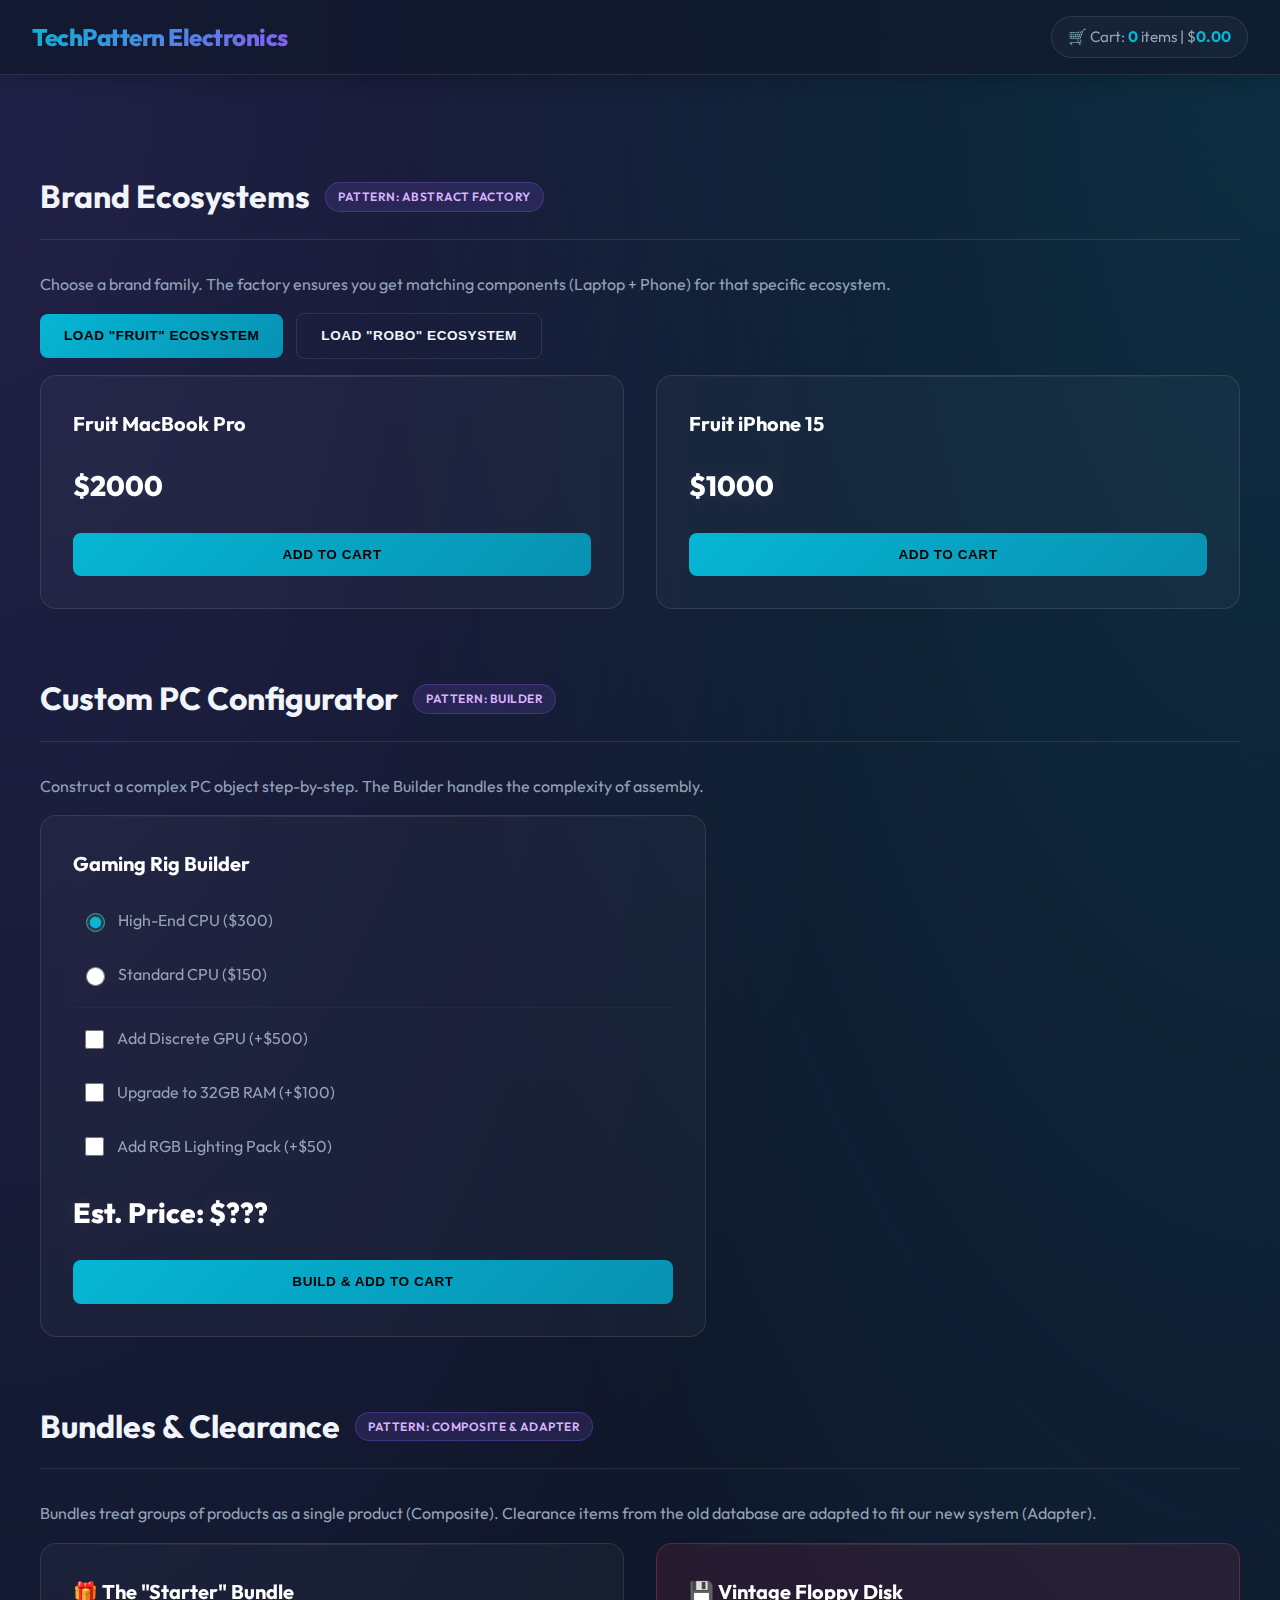
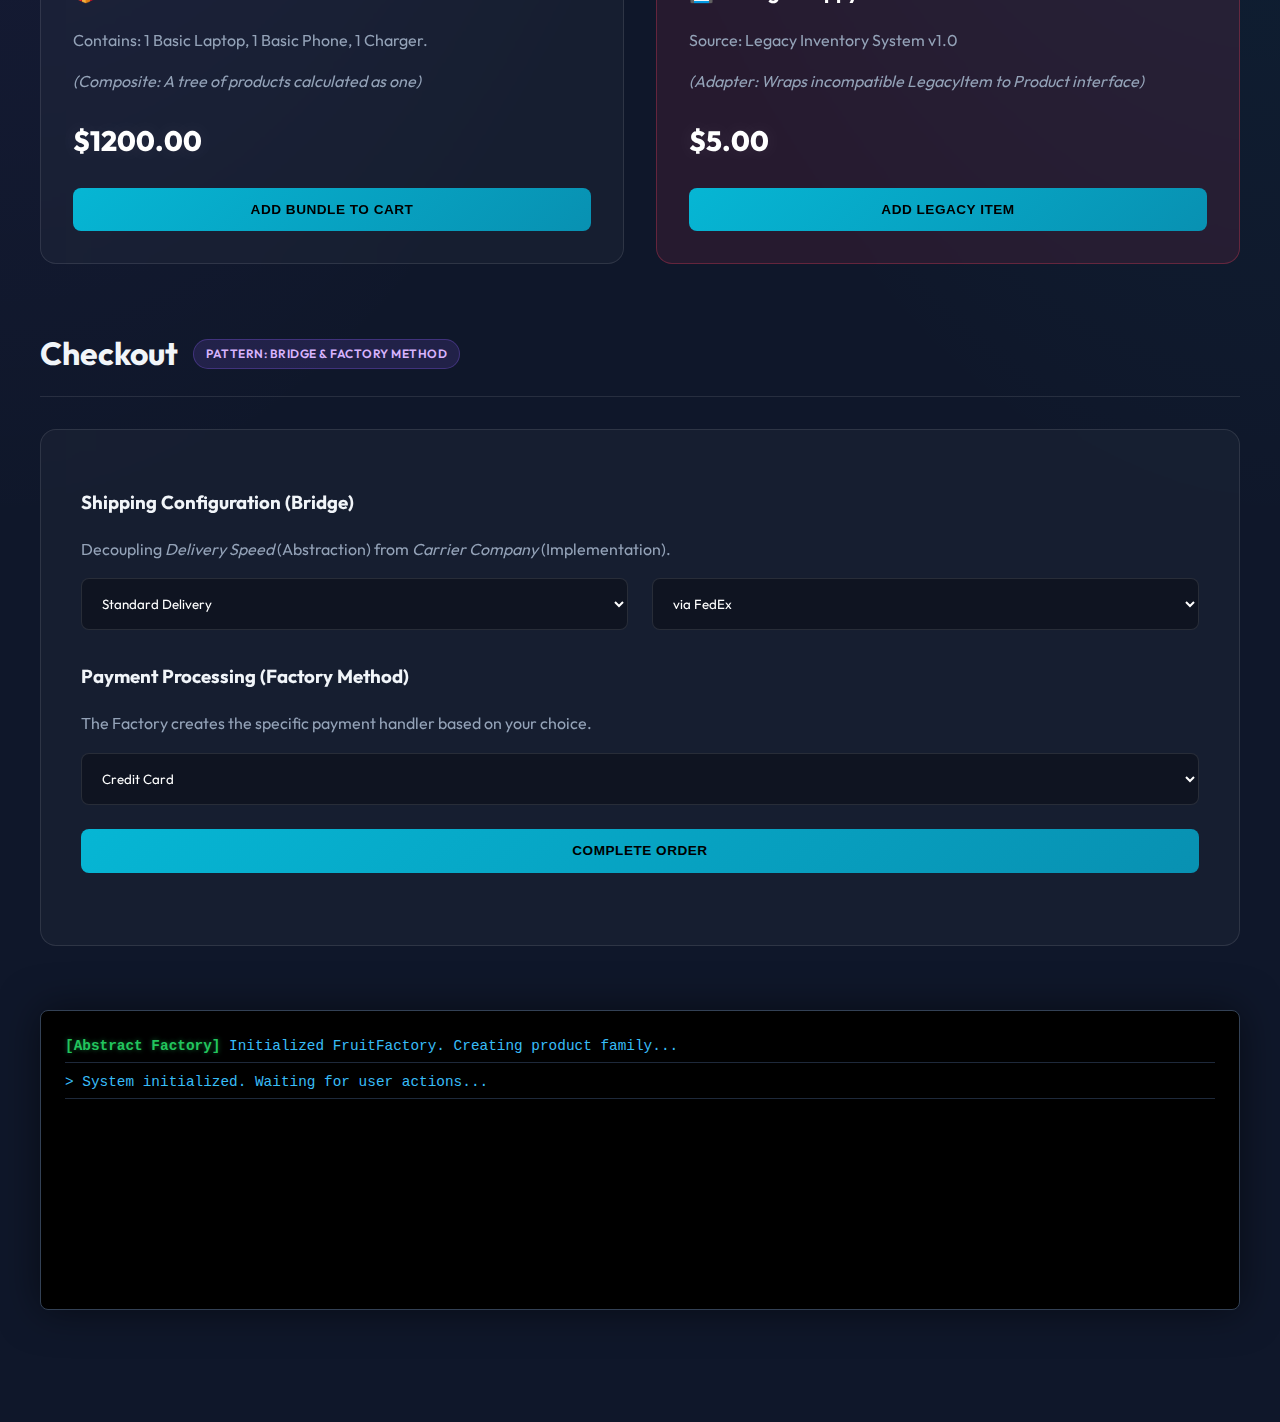
<file: draft/index.html>
<!DOCTYPE html>
<html lang="en">

<head>
    <meta charset="UTF-8">
    <meta name="viewport" content="width=device-width, initial-scale=1.0">
    <title>TechPattern Electronics | Design Patterns</title>
    <!-- Google Fonts: Outfit -->
    <link rel="preconnect" href="https://fonts.googleapis.com">
    <link rel="preconnect" href="https://fonts.gstatic.com" crossorigin>
    <link href="https://fonts.googleapis.com/css2?family=Outfit:wght@300;400;600;800&display=swap" rel="stylesheet">

    <link rel="stylesheet" href="style.css">
</head>

<body>

    <header>
        <div class="logo">TechPattern Electronics</div>
        <div id="cart-status">🛒 Cart: <span id="cart-count">0</span> items | $<span id="cart-total">0.00</span></div>
    </header>

    <div class="container">

        <!-- 1. ABSTRACT FACTORY -->
        <h2 class="section-title">
            Brand Ecosystems
            <span class="section-tag">Pattern: Abstract Factory</span>
        </h2>
        <p>Choose a brand family. The factory ensures you get matching components (Laptop + Phone) for that specific
            ecosystem.</p>
        <div style="margin-bottom: 1rem;">
            <button onclick="app.renderBrandProducts('Fruit')" style="width: auto; margin-right: 10px;">Load "Fruit"
                Ecosystem</button>
            <button onclick="app.renderBrandProducts('Robo')" style="width: auto;" class="secondary">Load "Robo"
                Ecosystem</button>
        </div>
        <div id="brand-products" class="grid">
            <!-- Products rendered here via JS -->
        </div>

        <!-- 2. BUILDER -->
        <h2 class="section-title">
            Custom PC Configurator
            <span class="section-tag">Pattern: Builder</span>
        </h2>
        <p>Construct a complex PC object step-by-step. The Builder handles the complexity of assembly.</p>
        <div class="card" style="max-width: 600px;">
            <h3>Gaming Rig Builder</h3>
            <div class="config-options">
                <label><input type="radio" name="cpu" value="High-End CPU" checked> High-End CPU ($300)</label>
                <label><input type="radio" name="cpu" value="Standard CPU"> Standard CPU ($150)</label>
                <hr style="border:0; border-top:1px solid #eee; margin: 10px 0;">
                <label><input type="checkbox" id="opt-gpu"> Add Discrete GPU (+$500)</label>
                <label><input type="checkbox" id="opt-ram"> Upgrade to 32GB RAM (+$100)</label>
                <label><input type="checkbox" id="opt-rgb"> Add RGB Lighting Pack (+$50)</label>
            </div>
            <div class="price">Est. Price: <span id="builder-price">$???</span></div>
            <button onclick="app.buildAndAddPC()">Build & Add to Cart</button>
        </div>

        <!-- 3. COMPOSITE & ADAPTER -->
        <h2 class="section-title">
            Bundles & Clearance
            <span class="section-tag">Pattern: Composite & Adapter</span>
        </h2>
        <p>Bundles treat groups of products as a single product (Composite). Clearance items from the old database are
            adapted to fit our new system (Adapter).</p>
        <div class="grid">
            <!-- Composite Bundle -->
            <div class="card">
                <h3>🎁 The "Starter" Bundle</h3>
                <p>Contains: 1 Basic Laptop, 1 Basic Phone, 1 Charger.</p>
                <p><em>(Composite: A tree of products calculated as one)</em></p>
                <div class="price">$1200.00</div>
                <button onclick="app.addBundle()">Add Bundle to Cart</button>
            </div>

            <!-- Adapter Item -->
            <div class="card" style="background: rgba(244, 63, 94, 0.1); border-color: rgba(244, 63, 94, 0.3);">
                <h3>💾 Vintage Floppy Disk</h3>
                <p>Source: Legacy Inventory System v1.0</p>
                <p><em>(Adapter: Wraps incompatible LegacyItem to Product interface)</em></p>
                <div class="price">$5.00</div>
                <button onclick="app.addLegacyItem()">Add Legacy Item</button>
            </div>
        </div>

        <!-- 4. BRIDGE & FACTORY METHOD -->
        <h2 class="section-title">
            Checkout
            <span class="section-tag">Pattern: Bridge & Factory Method</span>
        </h2>
        <div class="checkout-area">
            <h3>Shipping Configuration (Bridge)</h3>
            <p>Decoupling <em>Delivery Speed</em> (Abstraction) from <em>Carrier Company</em> (Implementation).</p>
            <div class="checkout-row">
                <select id="ship-speed">
                    <option value="standard">Standard Delivery</option>
                    <option value="express">Express Delivery (+$20)</option>
                </select>
                <select id="ship-carrier">
                    <option value="fedex">via FedEx</option>
                    <option value="ups">via UPS</option>
                    <option value="dhl">via DHL</option>
                </select>
            </div>

            <h3>Payment Processing (Factory Method)</h3>
            <p>The Factory creates the specific payment handler based on your choice.</p>
            <div class="checkout-row">
                <select id="payment-method">
                    <option value="credit">Credit Card</option>
                    <option value="paypal">PayPal</option>
                </select>
                <button onclick="app.processCheckout()">Complete Order</button>
            </div>
        </div>

        <!-- SYSTEM LOG -->
        <div class="log-console" id="sys-log">
            <div class="log-entry">> System initialized. Waiting for user actions...</div>
        </div>

    </div>

    <script src="script.js"></script>
</body>

</html>
</file>
<file: draft/style.css>
:root {
    --bg-dark: #0f172a;
    --bg-darker: #020617;
    --primary: #06b6d4;
    /* Cyan */
    --primary-glow: rgba(6, 182, 212, 0.5);
    --secondary: #8b5cf6;
    /* Violet */
    --secondary-glow: rgba(139, 92, 246, 0.5);
    --surface-glass: rgba(255, 255, 255, 0.03);
    --surface-glass-hover: rgba(255, 255, 255, 0.08);
    --border-glass: rgba(255, 255, 255, 0.1);
    --text-main: #f1f5f9;
    --text-muted: #94a3b8;
    --success: #22c55e;
    --card-radius: 16px;
}

body {
    font-family: 'Outfit', sans-serif;
    background-color: var(--bg-dark);
    background-image:
        radial-gradient(at 0% 0%, rgba(139, 92, 246, 0.15) 0px, transparent 50%),
        radial-gradient(at 100% 0%, rgba(6, 182, 212, 0.15) 0px, transparent 50%);
    color: var(--text-main);
    line-height: 1.6;
    margin: 0;
    padding-bottom: 80px;
    min-height: 100vh;
}

/* Layout */
header {
    background: rgba(15, 23, 42, 0.7);
    backdrop-filter: blur(12px);
    -webkit-backdrop-filter: blur(12px);
    padding: 1rem 2rem;
    border-bottom: 1px solid var(--border-glass);
    display: flex;
    justify-content: space-between;
    align-items: center;
    position: sticky;
    top: 0;
    z-index: 100;
    box-shadow: 0 4px 20px rgba(0, 0, 0, 0.2);
}

.logo {
    font-size: 1.5rem;
    font-weight: 800;
    background: linear-gradient(135deg, var(--primary), var(--secondary));
    -webkit-background-clip: text;
    background-clip: text;
    -webkit-text-fill-color: transparent;
    letter-spacing: -0.5px;
}

#cart-status {
    font-size: 0.95rem;
    color: var(--text-muted);
    background: var(--surface-glass);
    padding: 0.5rem 1rem;
    border-radius: 99px;
    border: 1px solid var(--border-glass);
}

#cart-count,
#cart-total {
    color: var(--primary);
    font-weight: 700;
}

.container {
    max-width: 1200px;
    margin: 0 auto;
    padding: 2rem;
}

/* Components */
.section-title {
    font-size: 2rem;
    margin: 4rem 0 2rem;
    padding-bottom: 1rem;
    border-bottom: 1px solid var(--border-glass);
    display: flex;
    align-items: center;
    gap: 15px;
    color: var(--text-main);
}

.section-tag {
    font-size: 0.75rem;
    background: rgba(139, 92, 246, 0.15);
    color: #d8b4fe;
    padding: 4px 12px;
    border-radius: 99px;
    border: 1px solid rgba(139, 92, 246, 0.3);
    font-weight: 600;
    text-transform: uppercase;
    letter-spacing: 0.5px;
}

.grid {
    display: grid;
    grid-template-columns: repeat(auto-fit, minmax(300px, 1fr));
    gap: 2rem;
}

.card {
    background: var(--surface-glass);
    backdrop-filter: blur(10px);
    -webkit-backdrop-filter: blur(10px);
    padding: 2rem;
    border-radius: var(--card-radius);
    border: 1px solid var(--border-glass);
    transition: all 0.3s cubic-bezier(0.4, 0, 0.2, 1);
    position: relative;
    overflow: hidden;
}

.card::before {
    content: '';
    position: absolute;
    top: 0;
    left: 0;
    right: 0;
    height: 1px;
    background: linear-gradient(90deg, transparent, var(--border-glass), transparent);
}

.card:hover {
    transform: translateY(-5px);
    background: var(--surface-glass-hover);
    border-color: rgba(255, 255, 255, 0.2);
    box-shadow: 0 10px 40px -10px rgba(0, 0, 0, 0.5);
}

.card h3 {
    margin-top: 0;
    font-size: 1.25rem;
    color: #fff;
}

.price {
    font-size: 1.75rem;
    font-weight: 800;
    color: #fff;
    margin: 1.5rem 0;
    text-shadow: 0 0 20px rgba(255, 255, 255, 0.1);
}

p {
    color: var(--text-muted);
}

/* Buttons */
button {
    background: linear-gradient(135deg, var(--primary), #0891b2);
    color: #000;
    border: none;
    padding: 0.9rem 1.5rem;
    border-radius: 8px;
    cursor: pointer;
    font-weight: 700;
    width: 100%;
    transition: all 0.2s;
    text-transform: uppercase;
    letter-spacing: 0.5px;
    font-size: 0.85rem;
}

button:hover {
    transform: scale(1.02);
    box-shadow: 0 0 20px var(--primary-glow);
}

button:active {
    transform: scale(0.98);
}

button.secondary {
    background: transparent;
    color: var(--text-main);
    border: 1px solid var(--border-glass);
}

button.secondary:hover {
    background: var(--surface-glass-hover);
    border-color: var(--text-main);
    box-shadow: none;
}

/* Forms */
.config-options label {
    display: flex;
    align-items: center;
    gap: 10px;
    margin-bottom: 0.75rem;
    cursor: pointer;
    color: var(--text-muted);
    padding: 0.5rem;
    border-radius: 6px;
    transition: background 0.2s;
}

.config-options label:hover {
    background: var(--surface-glass);
    color: #fff;
}

input[type="radio"],
input[type="checkbox"] {
    accent-color: var(--primary);
    width: 1.2rem;
    height: 1.2rem;
    cursor: pointer;
}

hr {
    border-color: var(--border-glass) !important;
    opacity: 0.3;
}

/* Checkout Area */
.checkout-area {
    background: var(--surface-glass);
    backdrop-filter: blur(10px);
    padding: 2.5rem;
    border-radius: var(--card-radius);
    margin-top: 2rem;
    border: 1px solid var(--border-glass);
}

.checkout-row {
    display: flex;
    gap: 1.5rem;
    margin-bottom: 2rem;
    flex-wrap: wrap;
}

select {
    padding: 1rem;
    border-radius: 8px;
    border: 1px solid var(--border-glass);
    background: rgba(0, 0, 0, 0.3);
    color: #fff;
    flex: 1;
    font-family: inherit;
    cursor: pointer;
    outline: none;
}

select:focus {
    border-color: var(--primary);
    box-shadow: 0 0 0 2px rgba(6, 182, 212, 0.2);
}

/* System Log */
.log-console {
    background: #000;
    color: #38bdf8;
    padding: 1.5rem;
    border-radius: 8px;
    font-family: 'Courier New', monospace;
    height: 250px;
    overflow-y: auto;
    margin-top: 4rem;
    font-size: 0.9rem;
    border: 1px solid #334155;
    box-shadow: 0 0 40px rgba(0, 0, 0, 0.5);
}

.log-entry {
    margin-bottom: 0.5rem;
    border-bottom: 1px solid #1e293b;
    padding-bottom: 0.25rem;
    animation: fadeIn 0.3s ease-out;
}

.log-pattern {
    color: var(--success);
    font-weight: bold;
    text-shadow: 0 0 5px rgba(34, 197, 94, 0.5);
}

@keyframes fadeIn {
    from {
        opacity: 0;
        transform: translateY(5px);
    }

    to {
        opacity: 1;
        transform: translateY(0);
    }
}

/* Scrollbar */
::-webkit-scrollbar {
    width: 8px;
}

::-webkit-scrollbar-track {
    background: rgba(0, 0, 0, 0.2);
}

::-webkit-scrollbar-thumb {
    background: var(--border-glass);
    border-radius: 4px;
}

::-webkit-scrollbar-thumb:hover {
    background: var(--secondary);
}
</file>
